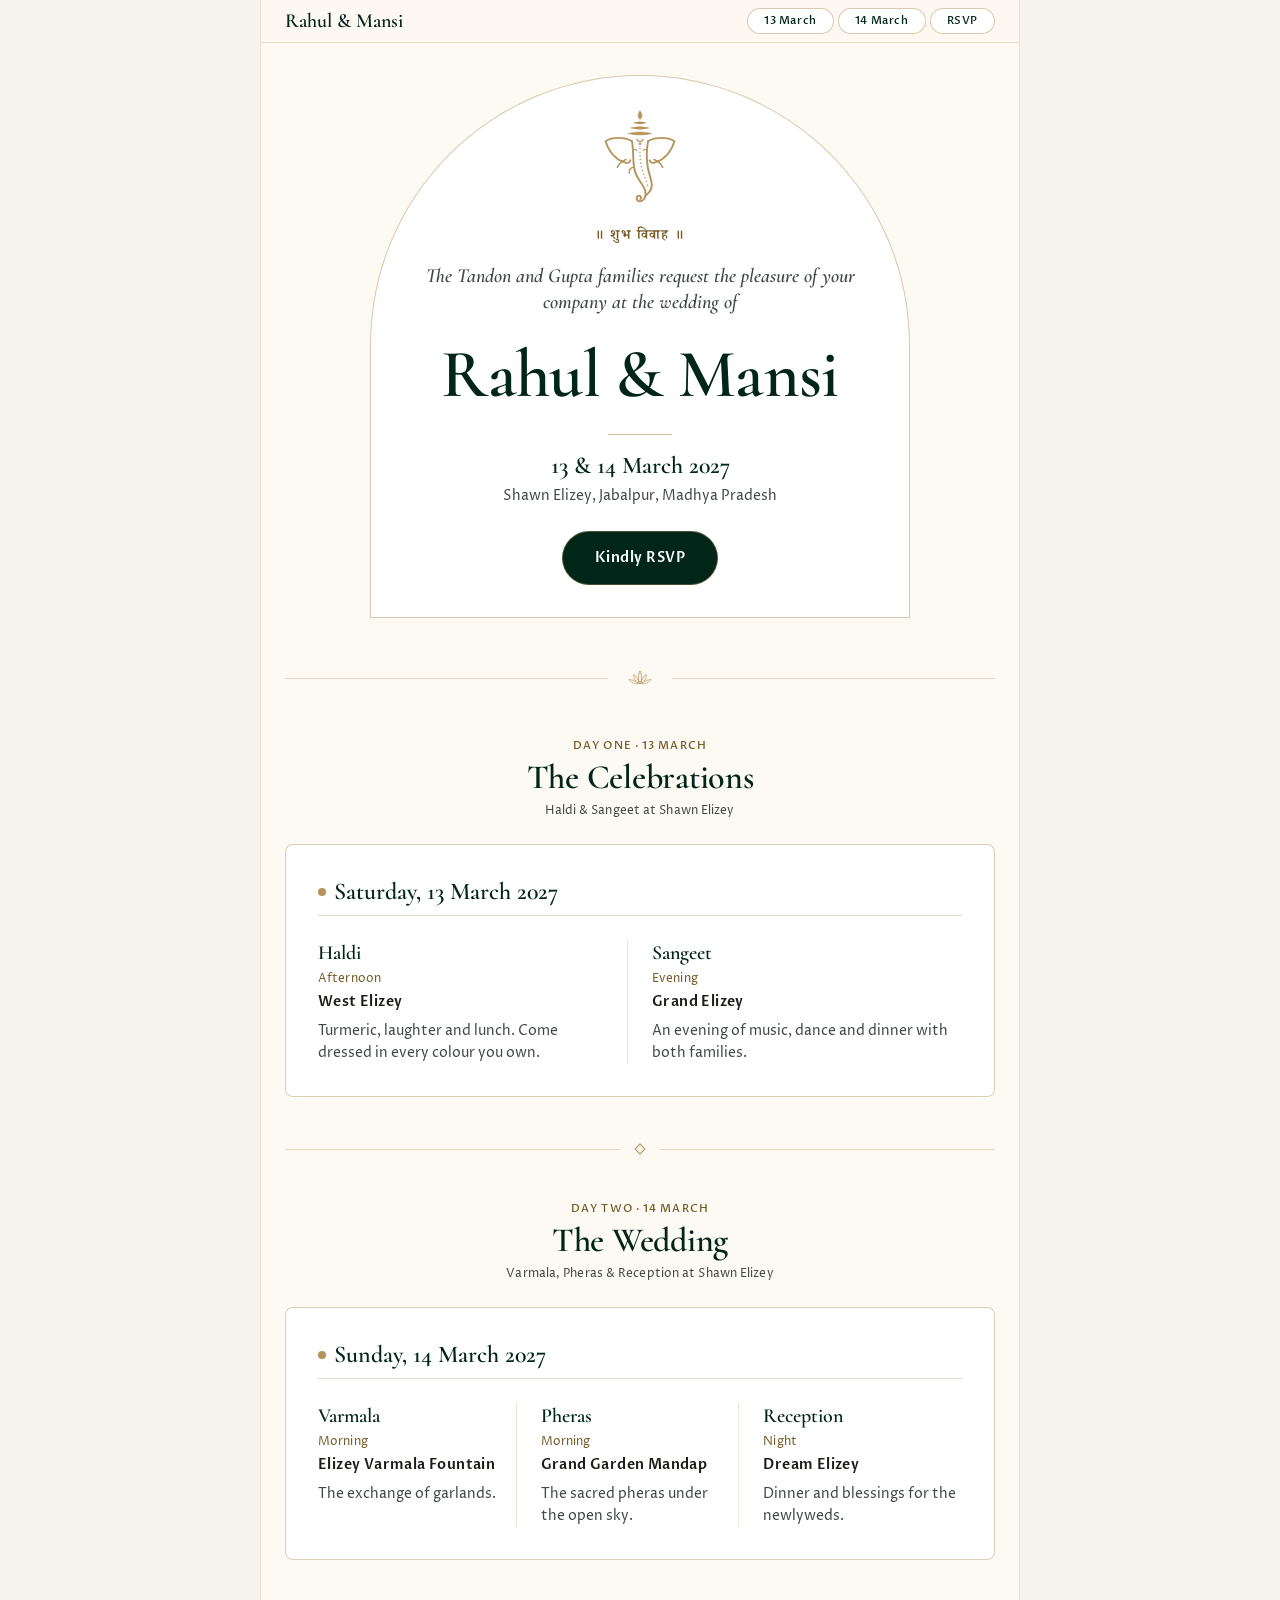
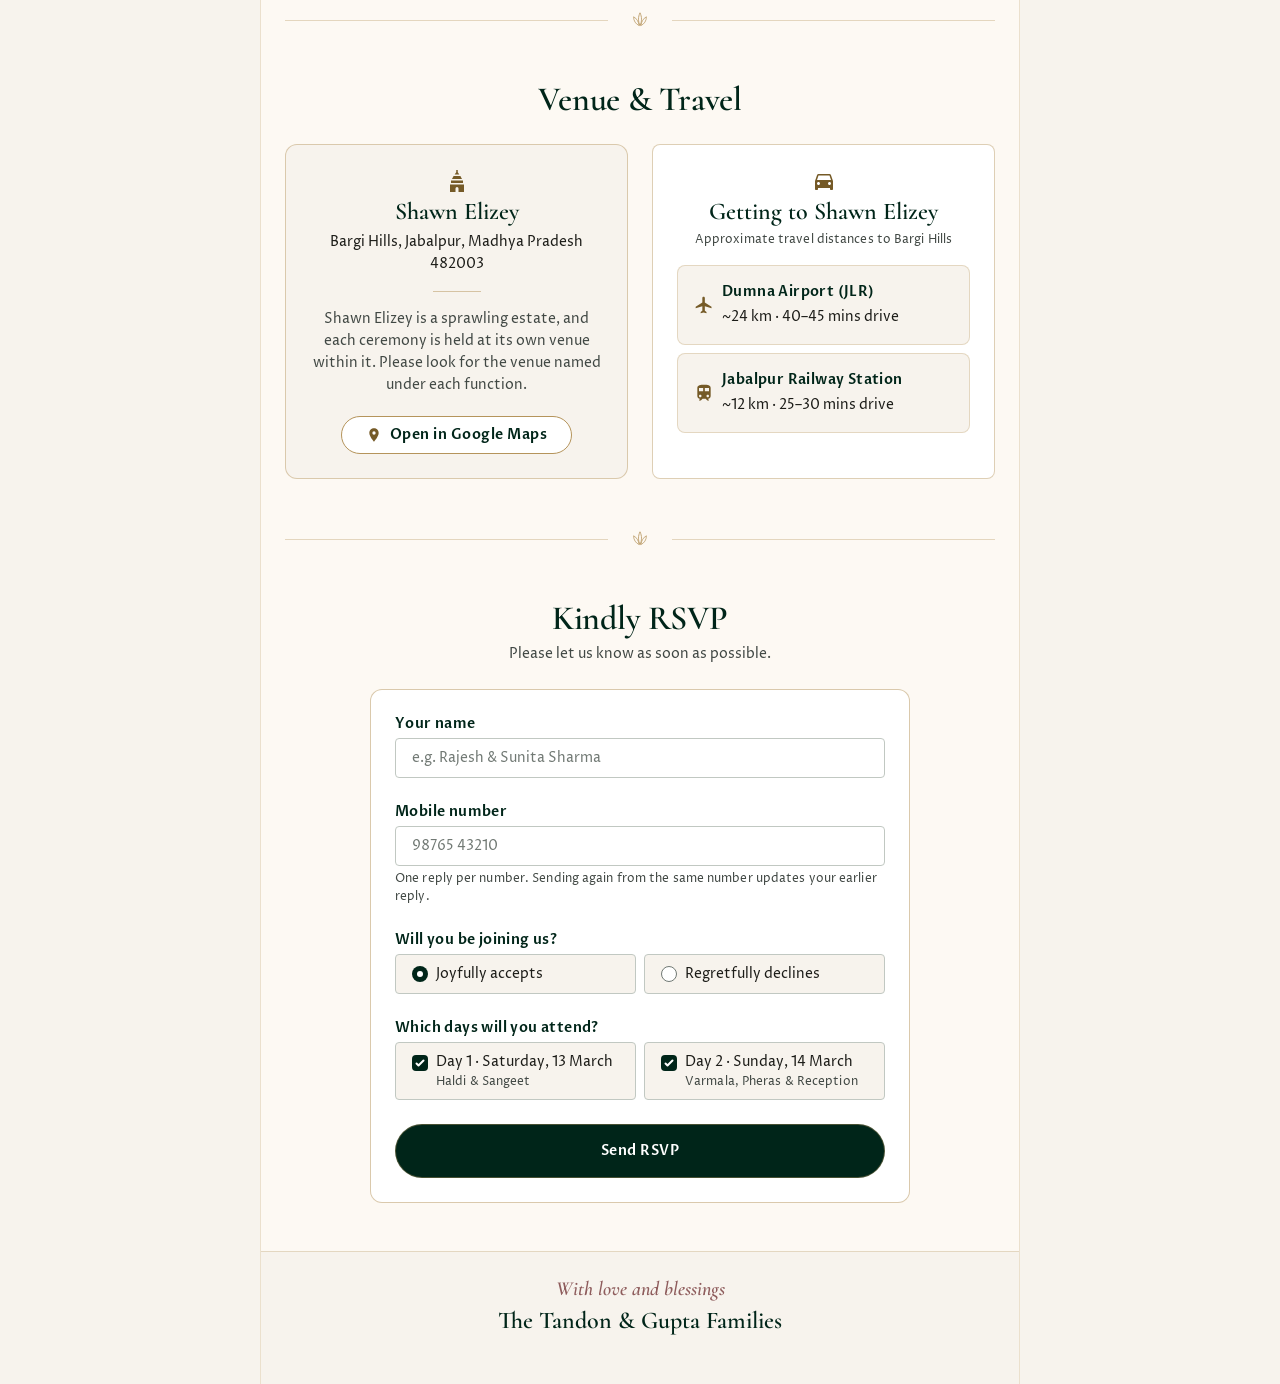
<file: index.html>
<!DOCTYPE html><html lang="en" class="scroll-smooth"><head>
  <meta charset="UTF-8">
  <meta name="viewport" content="width=device-width, initial-scale=1.0">
  <title>Rahul &amp; Mansi · 13–14 March 2027</title>
  <meta name="description" content="Join the Tandon and Gupta families for the wedding of Rahul and Mansi at Shawn Elizey, Jabalpur, on 13–14 March 2027.">
  <meta name="theme-color" content="#173B2D">
  <meta property="og:type" content="website">
  <meta property="og:title" content="Rahul &amp; Mansi · Shubh Vivah">
  <meta property="og:description" content="13–14 March 2027 · Shawn Elizey, Jabalpur, Madhya Pradesh. Tap to see the celebrations and RSVP.">
  <meta property="og:image" content="https://rahul-tandon-17.github.io/rahul-weds-mansi/assets/og-preview.jpg">
  <meta property="og:image:width" content="1200">
  <meta property="og:image:height" content="630">
  <meta property="og:url" content="https://rahul-tandon-17.github.io/rahul-weds-mansi/">
  <link rel="icon" href="data:image/svg+xml,%3Csvg xmlns='http://www.w3.org/2000/svg' viewBox='0 0 64 64'%3E%3Cpath d='M8 60V30a24 24 0 0 1 48 0v30z' fill='%23173B2D'/%3E%3Ctext x='32' y='48' font-family='Georgia,serif' font-size='22' text-anchor='middle' fill='%23E6C184'%3ER%26M%3C/text%3E%3C/svg%3E">
  <link rel="apple-touch-icon" href="assets/og-preview.jpg">
  <meta name="twitter:card" content="summary_large_image">
  <link rel="stylesheet" href="assets/site.css">
  
  <link href="https://fonts.googleapis.com/css2?family=Cormorant:ital,wght@0,400;0,500;0,600;0,700;1,400;1,600&amp;family=Proza+Libre:wght@400;500;600&amp;family=Noto+Serif+Devanagari:wght@400;500;600&amp;display=swap" rel="stylesheet">
  <style>
    .icon { display: inline-block; width: 1em; height: 1em; fill: currentColor; vertical-align: middle; flex-shrink: 0; }
    html { scroll-padding-top: 64px; }
    .nav-pill[aria-current="true"] { background: #002519; color: #fff; border-color: #002519; }
    .field[aria-invalid="true"] { border-color: #BA1A1A; }
    @media (prefers-reduced-motion: reduce) { html { scroll-behavior: auto; } }
    .font-devanagari {
      font-family: "Noto Serif Devanagari", "Cormorant", serif;
    }
  </style>
</head>

<body class="bg-light-surface-container-low text-light-on-surface font-body antialiased">
  <div class="min-h-screen w-full flex justify-center bg-light-surface-container-low">
    <main class="w-full max-w-[440px] md:max-w-[760px] bg-light-surface border-x border-champagne-gold/25 flex flex-col">

      <!-- TOP NAVIGATION (jumps within the page) -->
      <header class="sticky top-0 z-20 bg-light-surface/95 backdrop-blur border-b border-champagne-gold/30 px-page-margin py-gutter-sm">
        <nav aria-label="Wedding days" class="flex items-center justify-between gap-gutter-sm">
          <a href="#top" class="font-headline text-title-lg text-light-primary whitespace-nowrap">Rahul &amp; Mansi</a>
          <div class="flex items-center gap-gutter-xs">
            <a href="#day-13" data-nav="day-13" class="nav-pill rounded-full bg-light-surface-container-lowest text-light-primary px-[10px] sm:px-gutter-md py-gutter-xs font-label text-label-sm whitespace-nowrap border border-champagne-gold/50 transition-colors duration-state-change">13 March</a>
            <a href="#day-14" data-nav="day-14" class="nav-pill rounded-full bg-light-surface-container-lowest text-light-primary px-[10px] sm:px-gutter-md py-gutter-xs font-label text-label-sm whitespace-nowrap border border-champagne-gold/50 transition-colors duration-state-change">14 March</a>
            <a href="#rsvp" data-nav="rsvp" class="nav-pill rounded-full bg-light-surface-container-lowest text-light-primary px-[10px] sm:px-gutter-md py-gutter-xs font-label text-label-sm whitespace-nowrap border border-champagne-gold/50 transition-colors duration-state-change">RSVP</a>
          </div>
        </nav>
      </header>

      <!-- HERO -->
      <section id="top" class="px-page-margin pt-gutter-xl pb-section flex flex-col items-center text-center">
        <div class="w-full max-w-[540px] rounded-t-arch border border-champagne-gold/50 bg-light-surface-container-lowest px-gutter-lg md:px-gutter-xl pt-gutter-xl pb-gutter-xl flex flex-col items-center gap-gutter-md relative">
          <svg class="w-[72px] h-[84px] md:w-[88px] md:h-[103px] text-champagne-gold" role="img" aria-label="Shri Ganesh" viewBox="0 0 120 140" fill="none" stroke="currentColor" stroke-linecap="round" stroke-linejoin="round">
            <path d="M60 4C63.5 8.5 63.5 12 60 15.5C56.5 12 56.5 8.5 60 4Z" fill="currentColor" stroke-width="0.8"/>
            <path d="M52 20Q60 16.8 68 20Q60 23.2 52 20Z" fill="currentColor" stroke-width="0.8"/>
            <path d="M48 27Q60 23.4 72 27Q60 30.6 48 27Z" fill="currentColor" stroke-width="0.8"/>
            <path d="M44 34.5Q60 30.4 76 34.5Q60 38.6 44 34.5Z" fill="currentColor" stroke-width="0.8"/>
            <path d="M49 45C39 39 22 39 13 45C17 58 25 69 39 74C43 75.5 46 74 47 71" stroke-width="2.4"/>
            <path d="M71 45C81 39 98 39 107 45C103 58 95 69 81 74C77 75.5 74 74 73 71" stroke-width="2.4"/>
            <path d="M41 70C35 72 31 76 29 81" stroke-width="2"/>
            <path d="M79 70C85 72 89 76 91 81" stroke-width="2"/>
            <path d="M51.5 57Q54 55.5 56 57.5" stroke-width="1.4"/>
            <path d="M68.5 57Q66 55.5 64 57.5" stroke-width="1.4"/>
            <path d="M49 45C51.5 58 50 72 52.5 84C55 96 64 103 67 112C69.5 120 65 127.5 59 127C54.5 126.5 54.5 120 58.5 119.5C61.5 119.3 62.5 122.5 60.5 124" stroke-width="2.6"/>
            <path d="M71 45C68.5 58 69 70 70.5 80C72 90 76.5 98 76 106C75.5 111 73 115 69 118" stroke-width="2.6"/>
            <path d="M51.5 80C46.5 81.5 44.5 85 45.5 89" stroke-width="1.8"/>
            <path d="M55.5 42.5Q60 49 64.5 42.5" stroke-width="1.6"/>
            <circle cx="60" cy="48.5" r="1.7" fill="currentColor" stroke="none"/>
            <g fill="currentColor" stroke="none">
            <circle cx="60" cy="55" r="1.05"/><circle cx="60" cy="60" r="1.05"/><circle cx="60.1" cy="65" r="1.05"/>
            <circle cx="60.4" cy="70" r="1.05"/><circle cx="61" cy="75" r="1.05"/><circle cx="62" cy="80" r="1.05"/>
            <circle cx="63.3" cy="85" r="1.05"/><circle cx="65" cy="90" r="1.05"/><circle cx="67" cy="95" r="1.05"/>
            <circle cx="68.8" cy="100" r="1.05"/><circle cx="70.2" cy="105" r="1.05"/>
            </g>
          </svg>

          <p class="font-devanagari text-title-sm text-light-secondary tracking-widest" lang="hi">॥ शुभ विवाह ॥</p>

          <p class="font-headline italic text-title-lg text-light-on-surface-variant max-w-prose text-pretty px-gutter-xs">
            The Tandon and Gupta families request the pleasure of your company at the wedding of
          </p>

          <div class="flex flex-col items-center gap-gutter-xs py-gutter-sm">
            <h1 class="font-headline font-semibold text-[48px] leading-[1.05] md:text-[68px] tracking-[-0.01em] text-light-primary text-balance">Rahul &amp; Mansi</h1>
          </div>

          <div class="w-16 h-px bg-champagne-gold/60" aria-hidden="true"></div>

          <div class="flex flex-col items-center gap-gutter-xs">
            <p class="font-headline text-headline-md text-light-primary">13 &amp; 14 March 2027</p>
            <p class="font-body text-body-md text-light-on-surface-variant">Shawn Elizey, Jabalpur, Madhya Pradesh</p>
          </div>

          <div class="pt-gutter-sm">
            <a href="#rsvp" class="inline-flex items-center justify-center gap-gutter-sm rounded-full bg-light-primary text-light-on-primary px-gutter-xl py-gutter-md border border-champagne-gold/40 transition-colors duration-state-change ease-state-change hover:bg-bottle-green focus-visible:outline-none focus-visible:ring-2 focus-visible:ring-champagne-gold focus-visible:ring-offset-2">
              <span class="font-label text-label-lg">Kindly RSVP</span>
            </a>
          </div>
        </div>
      </section>

      <!-- LOTUS DIVIDER -->
      <div class="flex items-center justify-center gap-gutter-md px-page-margin" aria-hidden="true">
        <div class="h-px flex-1 bg-champagne-gold/35"></div>
        <svg class="w-8 h-6 text-champagne-gold" viewBox="0 0 40 24" fill="none">
          <path d="M20 3C22.5 8 22.5 14 20 19C17.5 14 17.5 8 20 3Z" stroke="currentColor" stroke-width="1"></path>
          <path d="M12 8C16 10 18 14 19 19C14.5 17 12 13 12 8Z" stroke="currentColor" stroke-width="0.9"></path>
          <path d="M28 8C24 10 22 14 21 19C25.5 17 28 13 28 8Z" stroke="currentColor" stroke-width="0.9"></path>
          <path d="M6 14C11 14 15 16 18 19C13 19.5 9 17.5 6 14Z" stroke="currentColor" stroke-width="0.8"></path>
          <path d="M34 14C29 14 25 16 22 19C27 19.5 31 17.5 34 14Z" stroke="currentColor" stroke-width="0.8"></path>
        </svg>
        <div class="h-px flex-1 bg-champagne-gold/35"></div>
      </div>

      <!-- DAY ONE: 13 MARCH -->
      <section id="day-13" class="scroll-mt-16 px-page-margin py-section flex flex-col gap-gutter-lg">
        <header class="text-center flex flex-col items-center gap-gutter-xs">
          <span class="font-label text-label-sm text-light-secondary uppercase tracking-widest">Day One · 13 March</span>
          <h2 class="font-headline text-headline-lg-mobile md:text-headline-lg text-light-primary text-balance">The Celebrations</h2>
          <p class="font-body text-body-sm text-light-on-surface-variant">Haldi &amp; Sangeet at Shawn Elizey</p>
        </header>

        <article class="w-full rounded bg-light-surface-container-lowest border border-champagne-gold/45 p-gutter-lg md:p-gutter-xl flex flex-col gap-gutter-lg">
          <header class="flex items-center gap-gutter-sm border-b border-champagne-gold/35 pb-gutter-sm">
            <span class="w-2 h-2 rounded-full bg-champagne-gold shrink-0" aria-hidden="true"></span>
            <h3 class="font-headline text-headline-md text-light-primary">Saturday, 13 March 2027</h3>
          </header>

          <div class="grid grid-cols-1 md:grid-cols-2 gap-gutter-lg">
            <div class="flex flex-col gap-gutter-xs md:pr-gutter-md md:border-r md:border-champagne-gold/25">
              <h4 class="font-headline text-title-lg text-light-primary">Haldi</h4>
              <div class="flex flex-wrap items-center gap-gutter-sm">
                <span class="font-body text-body-sm text-light-secondary">Afternoon</span>
              </div>
              <p class="font-label text-title-sm text-light-on-surface">West Elizey</p>
              <p class="font-body text-body-md text-light-on-surface-variant text-pretty pt-gutter-xs">Turmeric, laughter and lunch. Come dressed in every colour you own.</p>
            </div>

            <div class="h-px bg-champagne-gold/25 md:hidden" aria-hidden="true"></div>

            <div class="flex flex-col gap-gutter-xs">
              <h4 class="font-headline text-title-lg text-light-primary">Sangeet</h4>
              <div class="flex flex-wrap items-center gap-gutter-sm">
                <span class="font-body text-body-sm text-light-secondary">Evening</span>
              </div>
              <p class="font-label text-title-sm text-light-on-surface">Grand Elizey</p>
              <p class="font-body text-body-md text-light-on-surface-variant text-pretty pt-gutter-xs">An evening of music, dance and dinner with both families.</p>
            </div>
          </div>
        </article>
      </section>

      <!-- DIAMOND DIVIDER -->
      <div class="flex items-center justify-center gap-gutter-md px-page-margin" aria-hidden="true">
        <div class="h-px flex-1 bg-champagne-gold/35"></div>
        <span class="w-2 h-2 rotate-45 border border-champagne-gold"></span>
        <div class="h-px flex-1 bg-champagne-gold/35"></div>
      </div>

      <!-- DAY TWO: 14 MARCH -->
      <section id="day-14" class="scroll-mt-16 px-page-margin py-section flex flex-col gap-gutter-lg">
        <header class="text-center flex flex-col items-center gap-gutter-xs">
          <span class="font-label text-label-sm text-light-secondary uppercase tracking-widest">Day Two · 14 March</span>
          <h2 class="font-headline text-headline-lg-mobile md:text-headline-lg text-light-primary text-balance">The Wedding</h2>
          <p class="font-body text-body-sm text-light-on-surface-variant">Varmala, Pheras &amp; Reception at Shawn Elizey</p>
        </header>

        <article class="w-full rounded bg-light-surface-container-lowest border border-champagne-gold/45 p-gutter-lg md:p-gutter-xl flex flex-col gap-gutter-lg">
          <header class="flex items-center gap-gutter-sm border-b border-champagne-gold/35 pb-gutter-sm">
            <span class="w-2 h-2 rounded-full bg-champagne-gold shrink-0" aria-hidden="true"></span>
            <h3 class="font-headline text-headline-md text-light-primary">Sunday, 14 March 2027</h3>
          </header>

          <div class="grid grid-cols-1 md:grid-cols-3 gap-gutter-lg">
            <div class="flex flex-col gap-gutter-xs md:pr-gutter-md md:border-r md:border-champagne-gold/25">
              <h4 class="font-headline text-title-lg text-light-primary">Varmala</h4>
              <div class="flex flex-wrap items-center gap-gutter-sm">
                <span class="font-body text-body-sm text-light-secondary">Morning</span>
              </div>
              <p class="font-label text-title-sm text-light-on-surface">Elizey Varmala Fountain</p>
              <p class="font-body text-body-md text-light-on-surface-variant text-pretty pt-gutter-xs">The exchange of garlands.</p>
            </div>

            <div class="h-px bg-champagne-gold/25 md:hidden" aria-hidden="true"></div>

            <div class="flex flex-col gap-gutter-xs md:pr-gutter-md md:border-r md:border-champagne-gold/25">
              <h4 class="font-headline text-title-lg text-light-primary">Pheras</h4>
              <div class="flex flex-wrap items-center gap-gutter-sm">
                <span class="font-body text-body-sm text-light-secondary">Morning</span>
              </div>
              <p class="font-label text-title-sm text-light-on-surface">Grand Garden Mandap</p>
              <p class="font-body text-body-md text-light-on-surface-variant text-pretty pt-gutter-xs">The sacred pheras under the open sky.</p>
            </div>

            <div class="h-px bg-champagne-gold/25 md:hidden" aria-hidden="true"></div>

            <div class="flex flex-col gap-gutter-xs">
              <h4 class="font-headline text-title-lg text-light-primary">Reception</h4>
              <div class="flex flex-wrap items-center gap-gutter-sm">
                <span class="font-body text-body-sm text-light-secondary">Night</span>
              </div>
              <p class="font-label text-title-sm text-light-on-surface">Dream Elizey</p>
              <p class="font-body text-body-md text-light-on-surface-variant text-pretty pt-gutter-xs">Dinner and blessings for the newlyweds.</p>
            </div>
          </div>
        </article>
      </section>

      <!-- LOTUS DIVIDER -->
      <div class="flex items-center justify-center gap-gutter-md px-page-margin" aria-hidden="true">
        <div class="h-px flex-1 bg-champagne-gold/35"></div>
        <svg class="w-8 h-6 text-champagne-gold" viewBox="0 0 40 24" fill="none">
          <path d="M20 3C22.5 8 22.5 14 20 19C17.5 14 17.5 8 20 3Z" stroke="currentColor" stroke-width="1"></path>
          <path d="M12 8C16 10 18 14 19 19C14.5 17 12 13 12 8Z" stroke="currentColor" stroke-width="0.9"></path>
          <path d="M28 8C24 10 22 14 21 19C25.5 17 28 13 28 8Z" stroke="currentColor" stroke-width="0.9"></path>
        </svg>
        <div class="h-px flex-1 bg-champagne-gold/35"></div>
      </div>

      <!-- VENUE & TRAVEL -->
      <section id="venue" class="scroll-mt-16 px-page-margin py-section flex flex-col gap-gutter-lg">
        <header class="text-center flex flex-col items-center gap-gutter-xs">
          <h2 class="font-headline text-headline-lg-mobile md:text-headline-lg text-light-primary">Venue &amp; Travel</h2>
        </header>

        <div class="grid grid-cols-1 md:grid-cols-2 gap-gutter-lg items-stretch">
          <article class="h-full w-full rounded-md bg-light-surface-container-low border border-champagne-gold/45 p-gutter-lg flex flex-col items-center text-center justify-between gap-gutter-md">
            <div class="flex flex-col items-center gap-gutter-md">
              <header class="flex flex-col items-center gap-gutter-xs">
                <svg class="icon text-headline-md text-light-secondary" viewBox="0 0 24 24" aria-hidden="true"><path d="M11.25 1h1.5v2.2l1.6 2.3h-4.7l1.6-2.3zM8.6 7h6.8l1.6 3H7zM6 11.5h12V14H6zM5 15.5h14V23h-5.5v-3.5a1.5 1.5 0 00-3 0V23H5z"/></svg>
                <h3 class="font-headline text-headline-md text-light-primary">Shawn Elizey</h3>
                <p class="font-body text-body-md text-light-on-surface">Bargi Hills, Jabalpur, Madhya Pradesh 482003</p>
              </header>
              <div class="w-12 h-px bg-champagne-gold/50" aria-hidden="true"></div>
              <p class="font-body text-body-md text-light-on-surface-variant text-pretty">Shawn Elizey is a sprawling estate, and each ceremony is held at its own venue within it. Please look for the venue named under each function.</p>
            </div>
            <footer class="pt-gutter-xs">
              <a id="map-link" href="https://share.google/XutFWuwtCCQMFUmMp" target="_blank" rel="noopener noreferrer" class="inline-flex items-center justify-center gap-gutter-sm rounded-full bg-light-surface-container-lowest text-light-primary px-gutter-lg py-gutter-sm border border-champagne-gold transition-colors duration-state-change ease-state-change hover:bg-light-secondary-container focus-visible:outline-none focus-visible:ring-2 focus-visible:ring-champagne-gold">
                <svg class="icon text-body-lg text-light-secondary" viewBox="0 0 24 24" aria-hidden="true"><path d="M12 2C8.13 2 5 5.13 5 9c0 5.25 7 13 7 13s7-7.75 7-13c0-3.87-3.13-7-7-7zm0 9.5a2.5 2.5 0 010-5 2.5 2.5 0 010 5z"/></svg>
                <span class="font-label text-label-lg">Open in Google Maps</span>
              </a>
            </footer>
          </article>

          <article class="h-full w-full rounded bg-light-surface-container-lowest border border-champagne-gold/45 p-gutter-lg flex flex-col justify-between gap-gutter-md">
            <div class="flex flex-col gap-gutter-md">
              <header class="flex flex-col items-center text-center gap-gutter-xs">
                <svg class="icon text-headline-md text-light-secondary" viewBox="0 0 24 24" aria-hidden="true"><path d="M18.92 6.01C18.72 5.42 18.16 5 17.5 5h-11c-.66 0-1.21.42-1.42 1.01L3 12v8c0 .55.45 1 1 1h1c.55 0 1-.45 1-1v-1h12v1c0 .55.45 1 1 1h1c.55 0 1-.45 1-1v-8l-2.08-5.99zM6.5 16c-.83 0-1.5-.67-1.5-1.5S5.67 13 6.5 13s1.5.67 1.5 1.5S7.33 16 6.5 16zm11 0c-.83 0-1.5-.67-1.5-1.5s.67-1.5 1.5-1.5 1.5.67 1.5 1.5-.67 1.5-1.5 1.5zM5 11l1.5-4.5h11L19 11H5z"/></svg>
                <h3 class="font-headline text-headline-md text-light-primary">Getting to Shawn Elizey</h3>
                <p class="font-body text-body-sm text-light-on-surface-variant">Approximate travel distances to Bargi Hills</p>
              </header>
              <div class="flex flex-col gap-gutter-sm">
                <div class="flex items-center gap-gutter-sm rounded bg-light-surface-container-low border border-champagne-gold/30 p-gutter-md">
                  <svg class="icon text-title-lg text-light-secondary shrink-0" viewBox="0 0 24 24" aria-hidden="true"><path d="M21 16v-2l-8-5V3.5c0-.83-.67-1.5-1.5-1.5S10 2.67 10 3.5V9l-8 5v2l8-2.5V19l-2 1.5V22l3.5-1 3.5 1v-1.5L13 19v-5.5l8 2.5z"/></svg>
                  <div class="flex flex-col gap-gutter-xs">
                    <p class="font-label text-title-sm text-light-primary">Dumna Airport (JLR)</p>
                    <p class="font-body text-body-md text-light-on-surface tabular-nums">~24 km · 40–45 mins drive</p>
                  </div>
                </div>
                <div class="flex items-center gap-gutter-sm rounded bg-light-surface-container-low border border-champagne-gold/30 p-gutter-md">
                  <svg class="icon text-title-lg text-light-secondary shrink-0" viewBox="0 0 24 24" aria-hidden="true"><path d="M12 2c-4 0-8 .5-8 4v9.5C4 17.43 5.57 19 7.5 19L6 20.5v.5h2.23l2-2H14l2 2h2v-.5L16.5 19c1.93 0 3.5-1.57 3.5-3.5V6c0-3.5-3.58-4-8-4zM7.5 17c-.83 0-1.5-.67-1.5-1.5S6.67 14 7.5 14s1.5.67 1.5 1.5S8.33 17 7.5 17zm3.5-7H6V6h5v4zm2 0V6h5v4h-5zm3.5 7c-.83 0-1.5-.67-1.5-1.5s.67-1.5 1.5-1.5 1.5.67 1.5 1.5-.67 1.5-1.5 1.5z"/></svg>
                  <div class="flex flex-col gap-gutter-xs">
                    <p class="font-label text-title-sm text-light-primary">Jabalpur Railway Station</p>
                    <p class="font-body text-body-md text-light-on-surface tabular-nums">~12 km · 25–30 mins drive</p>
                  </div>
                </div>
              </div>
            </div>
          </article>
        </div>
      </section>

      <!-- LOTUS DIVIDER -->
      <div class="flex items-center justify-center gap-gutter-md px-page-margin" aria-hidden="true">
        <div class="h-px flex-1 bg-champagne-gold/35"></div>
        <svg class="w-8 h-6 text-champagne-gold" viewBox="0 0 40 24" fill="none">
          <path d="M20 3C22.5 8 22.5 14 20 19C17.5 14 17.5 8 20 3Z" stroke="currentColor" stroke-width="1"></path>
          <path d="M12 8C16 10 18 14 19 19C14.5 17 12 13 12 8Z" stroke="currentColor" stroke-width="0.9"></path>
          <path d="M28 8C24 10 22 14 21 19C25.5 17 28 13 28 8Z" stroke="currentColor" stroke-width="0.9"></path>
        </svg>
        <div class="h-px flex-1 bg-champagne-gold/35"></div>
      </div>

      <!-- RSVP -->
      <section id="rsvp" class="scroll-mt-16 px-page-margin py-section flex flex-col items-center gap-gutter-lg">
        <header class="text-center flex flex-col items-center gap-gutter-xs">
          <h2 class="font-headline text-headline-lg-mobile md:text-headline-lg text-light-primary">Kindly RSVP</h2>
          <p id="rsvp-by" class="font-body text-body-md text-light-on-surface-variant">Please let us know as soon as possible.</p>
        </header>

        <div class="w-full max-w-[540px] rounded-md bg-light-surface-container-lowest border border-champagne-gold/50 p-gutter-lg">
          <form id="rsvp-form" class="flex flex-col gap-gutter-lg" novalidate>
            <label class="w-full flex flex-col gap-gutter-xs" for="name">
              <span class="font-label text-title-sm text-light-primary">Your name</span>
              <input id="name" type="text" autocomplete="name" required placeholder="e.g. Rajesh &amp; Sunita Sharma" class="field w-full rounded-sm bg-light-surface-container-lowest border border-light-outline-variant px-gutter-md py-gutter-sm font-body text-body-md text-light-on-surface placeholder:text-light-outline focus:border-champagne-gold focus:ring-1 focus:ring-champagne-gold focus:outline-none transition-colors duration-state-change">
            </label>

            <div class="w-full flex flex-col gap-gutter-xs">
              <label for="phone" class="font-label text-title-sm text-light-primary">Mobile number</label>
              <input id="phone" type="tel" inputmode="numeric" autocomplete="tel-national" required maxlength="16" placeholder="98765 43210" class="field w-full rounded-sm bg-light-surface-container-lowest border border-light-outline-variant px-gutter-md py-gutter-sm font-body text-body-md text-light-on-surface placeholder:text-light-outline focus:border-champagne-gold focus:ring-1 focus:ring-champagne-gold focus:outline-none transition-colors duration-state-change">
              <span class="font-body text-body-sm text-light-on-surface-variant">One reply per number. Sending again from the same number updates your earlier reply.</span>
            </div>


            <fieldset class="w-full flex flex-col gap-gutter-xs">
              <legend class="font-label text-title-sm text-light-primary mb-gutter-xs">Will you be joining us?</legend>
              <div class="grid grid-cols-1 md:grid-cols-2 gap-gutter-sm">
                <label class="flex items-center gap-gutter-sm rounded-sm border border-light-outline-variant bg-light-surface-container-low px-gutter-md py-gutter-sm cursor-pointer hover:border-champagne-gold transition-colors duration-state-change">
                  <input id="att-yes" type="radio" name="attending" value="Yes" checked class="w-4 h-4 border-light-outline text-light-primary focus:ring-champagne-gold">
                  <span class="font-body text-body-md text-light-on-surface">Joyfully accepts</span>
                </label>
                <label class="flex items-center gap-gutter-sm rounded-sm border border-light-outline-variant bg-light-surface-container-low px-gutter-md py-gutter-sm cursor-pointer hover:border-champagne-gold transition-colors duration-state-change">
                  <input id="att-no" type="radio" name="attending" value="No" class="w-4 h-4 border-light-outline text-light-primary focus:ring-champagne-gold">
                  <span class="font-body text-body-md text-light-on-surface">Regretfully declines</span>
                </label>
              </div>
            </fieldset>


            <fieldset id="fn-set" class="w-full flex flex-col gap-gutter-xs">
              <legend class="font-label text-title-sm text-light-primary mb-gutter-xs">Which days will you attend?</legend>
              <div class="grid grid-cols-1 md:grid-cols-2 gap-gutter-sm">
                <label class="flex items-start gap-gutter-sm rounded-sm border border-light-outline-variant bg-light-surface-container-low px-gutter-md py-gutter-sm cursor-pointer hover:border-champagne-gold transition-colors duration-state-change">
                  <input id="fn-day1" type="checkbox" value="day1" checked class="fn mt-1 w-4 h-4 rounded-sm border-light-outline text-light-primary focus:ring-champagne-gold">
                  <span class="flex flex-col">
                    <span class="font-body text-body-md text-light-on-surface">Day 1 · Saturday, 13 March</span>
                    <span class="font-body text-body-sm text-light-on-surface-variant">Haldi &amp; Sangeet</span>
                  </span>
                </label>
                <label class="flex items-start gap-gutter-sm rounded-sm border border-light-outline-variant bg-light-surface-container-low px-gutter-md py-gutter-sm cursor-pointer hover:border-champagne-gold transition-colors duration-state-change">
                  <input id="fn-day2" type="checkbox" value="day2" checked class="fn mt-1 w-4 h-4 rounded-sm border-light-outline text-light-primary focus:ring-champagne-gold">
                  <span class="flex flex-col">
                    <span class="font-body text-body-md text-light-on-surface">Day 2 · Sunday, 14 March</span>
                    <span class="font-body text-body-sm text-light-on-surface-variant">Varmala, Pheras &amp; Reception</span>
                  </span>
                </label>
              </div>
            </fieldset>

            <p id="form-error" role="alert" class="hidden font-body text-body-md text-light-error text-center"></p>

            <button id="submit-btn" type="submit" class="w-full inline-flex items-center justify-center gap-gutter-sm rounded-full bg-light-primary text-light-on-primary px-gutter-xl py-gutter-md border border-champagne-gold/40 transition-colors duration-state-change ease-state-change hover:bg-bottle-green disabled:opacity-60 focus-visible:outline-none focus-visible:ring-2 focus-visible:ring-champagne-gold focus-visible:ring-offset-2">
              <span id="submit-label" class="font-label text-label-lg">Send RSVP</span>
            </button>
          </form>

          <div id="rsvp-done" tabindex="-1" class="hidden outline-none py-gutter-xl px-gutter-md flex-col items-center text-center gap-gutter-md">
            <div class="w-12 h-12 rounded-full bg-light-secondary-container border border-champagne-gold/50 flex items-center justify-center">
              <svg class="icon text-headline-md text-light-secondary" viewBox="0 0 24 24" aria-hidden="true"><path d="M9 16.17L4.83 12l-1.42 1.41L9 19 21 7l-1.41-1.41z"/></svg>
            </div>
            <p class="font-headline text-headline-md text-light-primary">You've already responded</p>
            <p id="done-text" class="font-body text-body-lg text-light-on-surface text-pretty max-w-prose"></p>
            <button id="rsvp-change-btn" type="button" class="mt-gutter-sm inline-flex items-center justify-center rounded-full bg-light-surface-container-lowest text-light-primary px-gutter-lg py-gutter-sm border border-champagne-gold font-label text-label-lg hover:bg-light-secondary-container transition-colors duration-state-change">Change my answer</button>
          </div>

          <div id="rsvp-thank-you" tabindex="-1" class="hidden outline-none py-gutter-xl px-gutter-md flex-col items-center text-center gap-gutter-md">
            <div class="w-12 h-12 rounded-full bg-light-secondary-container border border-champagne-gold/50 flex items-center justify-center">
              <svg class="icon text-headline-md text-light-secondary" viewBox="0 0 24 24" aria-hidden="true"><path d="M12 21.35l-1.45-1.32C5.4 15.36 2 12.28 2 8.5 2 5.42 4.42 3 7.5 3c1.74 0 3.41.81 4.5 2.09C13.09 3.81 14.76 3 16.5 3 19.58 3 22 5.42 22 8.5c0 3.78-3.4 6.86-8.55 11.54L12 21.35z"/></svg>
            </div>
            <p class="font-devanagari text-headline-md text-light-primary" lang="hi">धन्यवाद</p>
            <p id="thanks-text" class="font-body text-body-lg text-light-on-surface text-pretty max-w-prose">Thank you, we can't wait to celebrate with you.</p>
            <button id="rsvp-edit-btn" type="button" class="mt-gutter-sm font-label text-label-sm text-light-secondary underline underline-offset-4 hover:text-light-primary transition-colors duration-state-change">Change my answer</button>
          </div>
        </div>
      </section>

      <!-- FOOTER -->
      <footer class="px-page-margin pt-gutter-lg pb-section border-t border-champagne-gold/30 flex flex-col items-center text-center gap-gutter-xs bg-light-surface-container-low">
        <p class="font-headline italic text-title-lg text-dusty-rose">With love and blessings</p>
        <p class="font-headline text-headline-md text-light-primary">The Tandon &amp; Gupta Families</p>
      </footer>

    </main>
  </div>

  <script src="config.js"></script>
  <script src="app.js"></script>
</body>
</html>
</file>
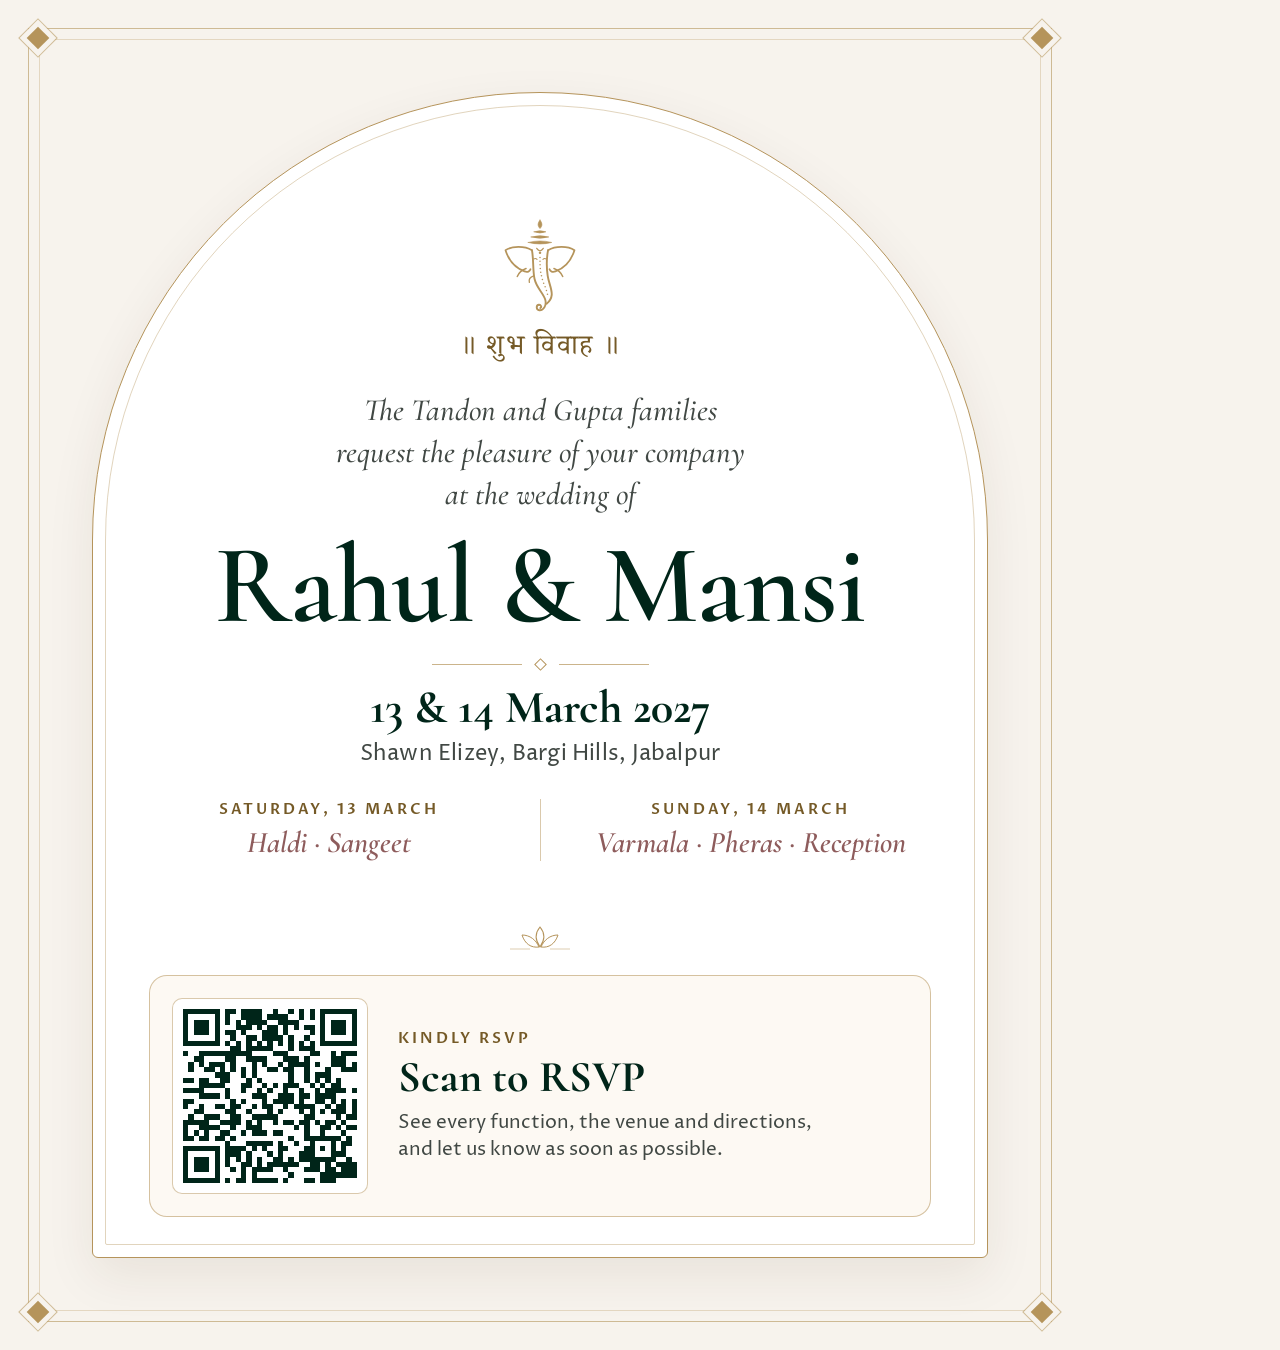
<file: tools/card-qr.html>
<!doctype html>
<html lang="en">
<head>
<meta charset="utf-8">
<title>Invite card with QR (render source)</title>
<!-- Shareable WhatsApp invitation with a QR code to the RSVP.
     card-qr.html          -> 1080x1350 feed/chat image
     card-qr.html?story    -> 1080x1920 WhatsApp Status image
     Regenerate the QR (python: segno) if the site address changes. -->
<link rel="stylesheet" href="https://fonts.googleapis.com/css2?family=Cormorant:ital,wght@0,500;0,600;0,700;1,500;1,600&family=Proza+Libre:wght@400;500;600&family=Noto+Serif+Devanagari:wght@500&display=swap">
<style>
  :root {
    --primary:#002519; --green:#173B2D; --gold:#B5945B; --gold-soft:#E6C184;
    --wash:#FFEED8; --rose:#8E5C5C; --secondary:#755A27; --on-wash:#422C00;
    --ivory:#FDF9F3; --white:#FFFFFF; --muted:#414844;
  }
  * { box-sizing:border-box; margin:0; padding:0; }
  html,body { width:1080px; height:1350px; }
  body { background:#F7F3ED; font-family:"Proza Libre",sans-serif; color:var(--primary); position:relative; overflow:hidden; }
  .frame { position:absolute; inset:28px; border:1.5px solid rgba(181,148,91,.6); }
  .frame::after { content:""; position:absolute; inset:10px; border:1px solid rgba(181,148,91,.3); }
  .gem { position:absolute; width:16px; height:16px; background:var(--gold); transform:rotate(45deg); box-shadow:0 0 0 5px #F7F3ED, 0 0 0 6px rgba(181,148,91,.6); }
  .tl{top:30px;left:30px} .tr{top:30px;right:30px} .bl{bottom:30px;left:30px} .br{bottom:30px;right:30px}
  .lotus { width:64px; height:28px; color:var(--gold); margin-top:auto; margin-bottom:22px; }

  .arch { position:absolute; left:92px; right:92px; top:92px; bottom:92px;
    background:var(--white); border-radius:448px 448px 6px 6px;
    border:1.5px solid var(--gold); box-shadow:0 18px 50px rgba(66,44,0,.08);
    display:flex; flex-direction:column; align-items:center; text-align:center; padding:124px 56px 40px; }
  .arch::before { content:""; position:absolute; inset:12px; border:1px solid rgba(181,148,91,.4); border-radius:436px 436px 2px 2px; pointer-events:none; }
  .arch > * { flex:none; }
  .ganesh { width:88px; height:103px; color:var(--gold); }
  .deva { font-family:"Noto Serif Devanagari",serif; color:var(--secondary); font-size:28px; letter-spacing:.06em; margin-top:8px; }
  .lede { font-family:"Cormorant",serif; font-style:italic; font-weight:500; color:var(--muted); font-size:31px; line-height:1.35; margin-top:18px; max-width:30ch; }
  h1 { font-family:"Cormorant",serif; font-weight:600; font-size:112px; line-height:1; letter-spacing:-.01em; margin-top:14px; white-space:nowrap; }
  .divider { display:flex; align-items:center; gap:14px; color:var(--gold); margin:18px 0 10px; }
  .divider span { width:90px; height:1px; background:currentColor; opacity:.7; }
  .divider i { width:9px; height:9px; transform:rotate(45deg); border:1px solid currentColor; }
  .dates { font-family:"Cormorant",serif; font-weight:700; font-size:46px; }
  .place { color:var(--muted); font-size:22px; margin-top:4px; letter-spacing:.01em; }

  .days { display:grid; grid-template-columns:1fr 1px 1fr; gap:30px; width:100%; margin-top:30px; align-items:start; }
  .days .sep { background:rgba(181,148,91,.5); height:100%; }
  .day h3 { font-family:"Proza Libre",sans-serif; font-size:15px; letter-spacing:.2em; text-transform:uppercase; color:var(--secondary); font-weight:600; }
  .day p { font-family:"Cormorant",serif; font-style:italic; font-weight:600; color:var(--rose); font-size:30px; line-height:1.2; margin-top:6px; }

  .rsvp { width:100%; display:flex; align-items:center; gap:30px; background:var(--ivory);
    border:1px solid rgba(181,148,91,.55); border-radius:18px; padding:22px 30px 22px 22px; text-align:left; }
  .qr { width:196px; height:196px; flex:none; padding:10px; background:#fff; border:1px solid rgba(181,148,91,.5); border-radius:10px; }
  .qr svg { width:100%; height:100%; display:block; }
  .rsvp .k { font-size:15px; letter-spacing:.2em; text-transform:uppercase; color:var(--secondary); font-weight:600; }
  .rsvp .t { font-family:"Cormorant",serif; font-weight:700; font-size:44px; line-height:1.05; margin-top:6px; }
  .rsvp .s { color:var(--muted); font-size:19px; line-height:1.45; margin-top:8px; }
  .rsvp .u { margin-top:12px; display:inline-block; background:var(--wash); color:var(--on-wash); border:1px solid rgba(181,148,91,.45); border-radius:999px; padding:7px 16px; font-size:16.5px; font-weight:600; letter-spacing:.01em; }

  /* WhatsApp Status, 1080x1920 */
  body.story, html.story { height:1920px; }
  body.story .arch { top:130px; bottom:130px; padding-top:170px; }
  body.story .lotus { width:84px; height:36px; margin-bottom:28px; }
  body.story .ganesh { width:112px; height:131px; }
  body.story .deva { font-size:34px; margin-top:14px; }
  body.story .lede { font-size:38px; margin-top:30px; }
  body.story h1 { font-size:124px; margin-top:28px; }
  body.story .divider { margin:34px 0 18px; }
  body.story .dates { font-size:58px; }
  body.story .place { font-size:27px; margin-top:10px; }
  body.story .days { gap:24px; margin-top:56px; }
  body.story .day h3 { font-size:17px; }
  body.story .day p { font-size:33px; white-space:nowrap; }
  body.story .days { margin-bottom:34px; }
  body.story .rsvp { flex-direction:column; text-align:center; gap:18px; padding:30px 30px 32px; }
  body.story .qr { width:236px; height:236px; }
  body.story .rsvp .t { font-size:54px; }
  body.story .rsvp .s { font-size:22px; }
  body.story .rsvp .u { font-size:20px; }
</style>
</head>
<body>
<div class="frame"></div>
<i class="gem tl"></i><i class="gem tr"></i><i class="gem bl"></i><i class="gem br"></i>

<main class="arch">
  <svg class="ganesh" role="img" aria-label="Shri Ganesh" viewBox="0 0 120 140" fill="none" stroke="currentColor" stroke-linecap="round" stroke-linejoin="round">
            <path d="M60 4C63.5 8.5 63.5 12 60 15.5C56.5 12 56.5 8.5 60 4Z" fill="currentColor" stroke-width="0.8"/>
            <path d="M52 20Q60 16.8 68 20Q60 23.2 52 20Z" fill="currentColor" stroke-width="0.8"/>
            <path d="M48 27Q60 23.4 72 27Q60 30.6 48 27Z" fill="currentColor" stroke-width="0.8"/>
            <path d="M44 34.5Q60 30.4 76 34.5Q60 38.6 44 34.5Z" fill="currentColor" stroke-width="0.8"/>
            <path d="M49 45C39 39 22 39 13 45C17 58 25 69 39 74C43 75.5 46 74 47 71" stroke-width="2.4"/>
            <path d="M71 45C81 39 98 39 107 45C103 58 95 69 81 74C77 75.5 74 74 73 71" stroke-width="2.4"/>
            <path d="M41 70C35 72 31 76 29 81" stroke-width="2"/>
            <path d="M79 70C85 72 89 76 91 81" stroke-width="2"/>
            <path d="M51.5 57Q54 55.5 56 57.5" stroke-width="1.4"/>
            <path d="M68.5 57Q66 55.5 64 57.5" stroke-width="1.4"/>
            <path d="M49 45C51.5 58 50 72 52.5 84C55 96 64 103 67 112C69.5 120 65 127.5 59 127C54.5 126.5 54.5 120 58.5 119.5C61.5 119.3 62.5 122.5 60.5 124" stroke-width="2.6"/>
            <path d="M71 45C68.5 58 69 70 70.5 80C72 90 76.5 98 76 106C75.5 111 73 115 69 118" stroke-width="2.6"/>
            <path d="M51.5 80C46.5 81.5 44.5 85 45.5 89" stroke-width="1.8"/>
            <path d="M55.5 42.5Q60 49 64.5 42.5" stroke-width="1.6"/>
            <circle cx="60" cy="48.5" r="1.7" fill="currentColor" stroke="none"/>
            <g fill="currentColor" stroke="none">
            <circle cx="60" cy="55" r="1.05"/><circle cx="60" cy="60" r="1.05"/><circle cx="60.1" cy="65" r="1.05"/>
            <circle cx="60.4" cy="70" r="1.05"/><circle cx="61" cy="75" r="1.05"/><circle cx="62" cy="80" r="1.05"/>
            <circle cx="63.3" cy="85" r="1.05"/><circle cx="65" cy="90" r="1.05"/><circle cx="67" cy="95" r="1.05"/>
            <circle cx="68.8" cy="100" r="1.05"/><circle cx="70.2" cy="105" r="1.05"/>
            </g>
          </svg>
  <div class="deva" lang="hi">॥ शुभ विवाह ॥</div>
  <p class="lede">The Tandon and Gupta families request the pleasure of your company at the wedding of</p>
  <h1>Rahul &amp; Mansi</h1>
  <div class="divider"><span></span><i></i><span></span></div>
  <div class="dates">13 &amp; 14 March 2027</div>
  <div class="place">Shawn Elizey, Bargi Hills, Jabalpur</div>

  <div class="days">
    <div class="day"><h3>Saturday, 13 March</h3><p>Haldi · Sangeet</p></div>
    <div class="sep"></div>
    <div class="day"><h3>Sunday, 14 March</h3><p>Varmala · Pheras · Reception</p></div>
  </div>

  <svg class="lotus" viewBox="0 0 64 28" fill="none" aria-hidden="true"><path d="M32 2c5 6 5 13 0 20-5-7-5-14 0-20z" stroke="currentColor" stroke-width="1.1"/><path d="M14 10c8 0 14 5 17 12-8 1-14-3-17-12z" stroke="currentColor" stroke-width="1"/><path d="M50 10c-8 0-14 5-17 12 8 1 14-3 17-12z" stroke="currentColor" stroke-width="1"/><path d="M2 24h20M42 24h20" stroke="currentColor" stroke-width=".8" stroke-opacity=".6"/></svg>
  <div class="rsvp">
    <div class="qr"><svg xmlns="http://www.w3.org/2000/svg" viewBox="0 0 330 330" shape-rendering="crispEdges" class="segno"><path transform="scale(10)" class="qrline" stroke="#002519" d="M0 0.5h7m1 0h2m1 0h4m2 0h1m2 0h1m1 0h1m1 0h1m1 0h7m-33 1h1m5 0h1m1 0h1m2 0h4m1 0h4m2 0h1m1 0h1m1 0h1m5 0h1m-33 1h1m1 0h3m1 0h1m1 0h1m1 0h1m1 0h4m2 0h4m4 0h1m1 0h3m1 0h1m-33 1h1m1 0h3m1 0h1m3 0h3m1 0h1m1 0h2m1 0h1m1 0h1m1 0h2m1 0h1m1 0h3m1 0h1m-33 1h1m1 0h3m1 0h1m1 0h2m1 0h1m3 0h3m1 0h1m4 0h1m1 0h1m1 0h3m1 0h1m-33 1h1m5 0h1m2 0h1m2 0h2m1 0h4m1 0h1m2 0h1m2 0h1m5 0h1m-33 1h7m1 0h1m1 0h1m1 0h1m1 0h1m1 0h1m1 0h1m1 0h1m1 0h1m1 0h1m1 0h7m-24 1h2m1 0h5m3 0h1m1 0h3m-25 1h1m2 0h10m4 0h3m4 0h2m2 0h1m1 0h3m-31 1h2m4 0h2m2 0h4m3 0h3m1 0h1m4 0h3m-30 1h1m1 0h1m1 0h3m1 0h1m3 0h1m1 0h1m2 0h1m1 0h4m1 0h1m2 0h3m1 0h1m-32 1h1m2 0h2m1 0h1m1 0h1m1 0h1m1 0h1m2 0h2m1 0h2m2 0h1m3 0h1m2 0h3m-27 1h3m2 0h1m1 0h1m6 0h1m2 0h1m1 0h3m-28 1h2m1 0h2m2 0h2m3 0h1m1 0h1m5 0h1m2 0h1m1 0h1m1 0h1m1 0h1m-27 1h5m3 0h2m2 0h1m1 0h1m1 0h3m2 0h1m1 0h1m1 0h2m-30 1h4m4 0h1m2 0h1m2 0h1m1 0h1m2 0h1m2 0h1m2 0h1m1 0h4m1 0h1m-30 1h4m1 0h1m4 0h3m2 0h3m1 0h2m1 0h4m-29 1h2m7 0h1m1 0h1m3 0h1m1 0h4m1 0h1m2 0h2m1 0h1m1 0h1m1 0h1m-33 1h1m2 0h1m2 0h2m1 0h2m2 0h1m1 0h2m2 0h1m1 0h4m2 0h1m1 0h2m1 0h1m-31 1h2m4 0h2m2 0h1m3 0h1m1 0h1m3 0h1m1 0h1m1 0h1m1 0h3m1 0h1m-32 1h1m2 0h3m2 0h2m2 0h5m5 0h2m4 0h1m1 0h2m-33 1h5m2 0h4m1 0h1m1 0h1m2 0h1m1 0h2m1 0h2m1 0h1m1 0h2m1 0h1m-31 1h1m2 0h4m2 0h1m2 0h3m6 0h1m1 0h1m2 0h2m1 0h1m1 0h2m-33 1h1m1 0h1m1 0h1m2 0h2m2 0h1m1 0h3m1 0h2m4 0h1m2 0h1m3 0h1m-31 1h2m1 0h2m1 0h2m1 0h1m10 0h1m2 0h7m1 0h1m-24 1h1m3 0h5m1 0h1m2 0h1m2 0h1m3 0h1m1 0h2m-32 1h7m1 0h4m1 0h1m1 0h1m2 0h2m3 0h2m1 0h1m1 0h1m1 0h1m-31 1h1m5 0h1m1 0h3m1 0h1m3 0h1m1 0h1m3 0h3m3 0h3m-31 1h1m1 0h3m1 0h1m1 0h1m1 0h1m1 0h1m1 0h1m2 0h2m1 0h1m1 0h7m2 0h1m-32 1h1m1 0h3m1 0h1m1 0h1m2 0h2m1 0h1m1 0h6m2 0h2m1 0h1m1 0h4m-33 1h1m1 0h3m1 0h1m2 0h1m1 0h1m1 0h4m2 0h1m3 0h3m1 0h2m1 0h3m-33 1h1m5 0h1m4 0h1m1 0h1m6 0h1m5 0h7m-33 1h7m1 0h1m1 0h2m1 0h5m1 0h1m3 0h2m1 0h3"/></svg></div>
    <div>
      <div class="k">Kindly RSVP</div>
      <div class="t">Scan to RSVP</div>
      <div class="s">See every function, the venue and directions,<br>and let us know as soon as possible.</div>
    </div>
  </div>
</main>
<script>
  if (location.search.includes('story')) { document.body.classList.add('story'); document.documentElement.classList.add('story'); }
</script>
</body>
</html>
</file>
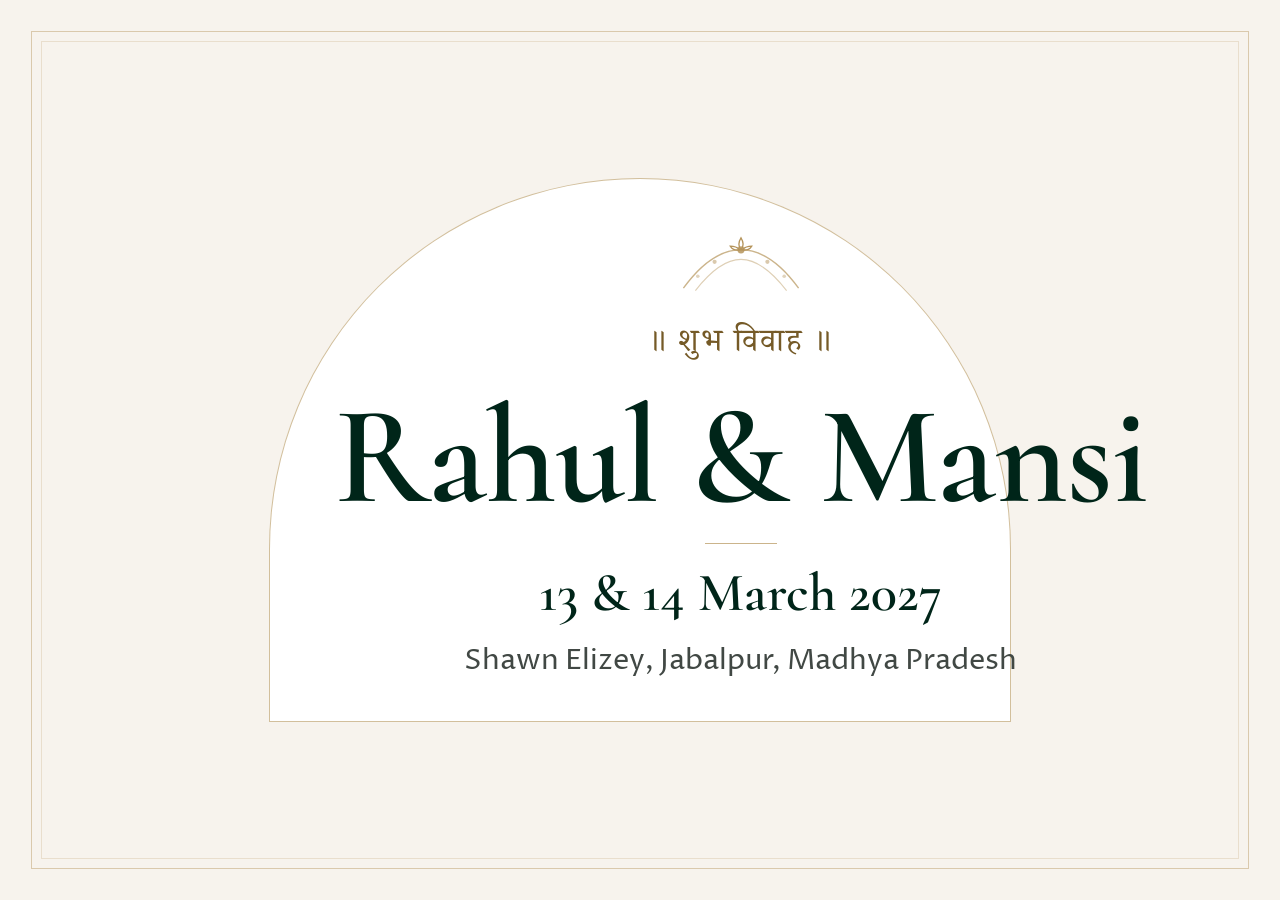
<file: tools/card.html>
<!doctype html>
<html lang="en">
<head>
<meta charset="utf-8">
<title>Invite card (render source)</title>
<!-- Renders the WhatsApp image (card.html?portrait) and the link preview (card.html).
     Regenerate with: node tools/render-cards.js (needs a local server on port 8765) -->
<link rel="stylesheet" href="https://fonts.googleapis.com/css2?family=Cormorant:ital,wght@0,500;0,600;1,500;1,600&family=Proza+Libre:wght@400;500;600&family=Noto+Serif+Devanagari:wght@500&display=swap">
<style>
  :root {
    --primary: #002519; --green: #173B2D; --gold: #B5945B; --gold-soft: #E6C184;
    --wash: #FFEED8; --rose: #8E5C5C; --secondary: #755A27; --on-wash: #422C00;
    --bg: #FDF9F3; --bg-low: #F7F3ED; --white: #FFFFFF; --muted: #414844;
  }
  * { box-sizing: border-box; margin: 0; }
  html, body { width: 100%; height: 100%; }
  body { background: var(--bg-low); font-family: "Proza Libre", sans-serif; color: var(--primary); }
  .card { position: absolute; inset: 0; display: grid; place-items: center; overflow: hidden; }
  .frame { position: absolute; inset: 2.6vh; border: 1px solid rgba(181,148,91,.45); }
  .frame::after { content: ""; position: absolute; inset: 1vh; border: 1px solid rgba(181,148,91,.22); }

  .arch {
    position: relative; text-align: center;
    width: 76%; padding: 7vh 6% 5vh;
    background: var(--white);
    border: 1px solid rgba(181,148,91,.6);
    border-radius: 999px 999px 0 0;
    display: grid; justify-items: center; gap: 1.6vh;
  }
  .crest { width: 13vh; height: 6.5vh; color: var(--gold); }
  .deva { font-family: "Noto Serif Devanagari", serif; color: var(--secondary); font-size: 2.4vh; letter-spacing: .06em; }
  .lede { font-family: "Cormorant", serif; font-style: italic; font-weight: 500; color: var(--muted); font-size: 2.9vh; line-height: 1.5; max-width: 30ch; }
  h1 { font-family: "Cormorant", serif; font-weight: 600; font-size: 8.8vh; white-space: nowrap; line-height: 1; letter-spacing: -.01em; }
  .full { color: var(--muted); font-size: 1.8vh; letter-spacing: .04em; }
  .rule { width: 8vh; height: 1px; background: rgba(181,148,91,.7); }
  .dates { font-family: "Cormorant", serif; font-weight: 600; font-size: 4.2vh; }
  .place { color: var(--muted); font-size: 2.1vh; }
  .pill { background: var(--wash); border: 1px solid rgba(181,148,91,.45); color: var(--on-wash); border-radius: 999px; padding: .7vh 2.2vh; font-size: 1.6vh; letter-spacing: .12em; text-transform: uppercase; font-weight: 600; }
  .fns { font-family: "Cormorant", serif; font-style: italic; font-weight: 500; color: var(--rose); font-size: 2.8vh; }
  .cta { background: var(--primary); color: #fff; border-radius: 999px; padding: 1.6vh 4.5vh; font-weight: 600; font-size: 2vh; border: 1px solid rgba(181,148,91,.5); }

  /* Landscape link preview */
  body.land .arch { width: 58%; padding: 6vh 5% 4.5vh; gap: 1.8vh; }
  body.land .crest { width: 16vh; height: 8vh; }
  body.land .deva { font-size: 3.6vh; }
  body.land .lede { font-size: 3vh; }
  body.land h1 { font-size: 15.5vh; }
  body.land .full, body.land .lede.small { font-size: 2.6vh; }
  body.land .dates { font-size: 6vh; }
  body.land .place { font-size: 3.2vh; }
  body.land .frame { inset: 3.4vh; }
</style>
</head>
<body>
<div class="card">
  <div class="frame"></div>
  <div class="arch">
    <svg class="crest" viewBox="0 0 120 60" fill="none">
      <path d="M12 46C28 24 44 14 60 14C76 14 92 24 108 46" stroke="currentColor" stroke-width="1.2" stroke-opacity="0.7"/>
      <path d="M22 48C36 30 48 22 60 22C72 22 84 30 98 48" stroke="currentColor" stroke-width="0.9" stroke-opacity="0.45"/>
      <circle cx="60" cy="14" r="3" fill="currentColor" fill-opacity="0.85"/>
      <path d="M60 4C62.5 8 62.5 11 60 14C57.5 11 57.5 8 60 4Z" stroke="currentColor" stroke-width="1.1"/>
      <path d="M51 11C55 11 57.5 12.5 59 14C55.5 15 53 14 51 11Z" stroke="currentColor"/>
      <path d="M69 11C65 11 62.5 12.5 61 14C64.5 15 67 14 69 11Z" stroke="currentColor"/>
      <circle cx="38" cy="24" r="1.75" fill="currentColor" fill-opacity="0.5"/>
      <circle cx="82" cy="24" r="1.75" fill="currentColor" fill-opacity="0.5"/>
      <circle cx="24" cy="36" r="1.5" fill="currentColor" fill-opacity="0.4"/>
      <circle cx="96" cy="36" r="1.5" fill="currentColor" fill-opacity="0.4"/>
    </svg>
    <div class="deva" lang="hi">॥ शुभ विवाह ॥</div>
    <p class="lede portrait-only">The Tandon and Gupta families request the pleasure of your company at the wedding of</p>
    <h1>Rahul &amp; Mansi</h1>
        <div class="rule"></div>
    <div class="dates">13 &amp; 14 March 2027</div>
    <div class="place">Shawn Elizey, Jabalpur, Madhya Pradesh</div>
    <div class="fns portrait-only">Haldi · Sangeet · Varmala &amp; Pheras · Reception</div>
    <div class="cta portrait-only">Kindly RSVP via the link</div>
  </div>
</div>
<script>
  if (!location.search.includes('portrait')) {
    document.body.classList.add('land');
    document.querySelectorAll('.portrait-only').forEach(function (n) { n.remove(); });
  }
</script>
</body>
</html>
</file>
<file: assets/site.css>
*,:after,:before{--tw-border-spacing-x:0;--tw-border-spacing-y:0;--tw-translate-x:0;--tw-translate-y:0;--tw-rotate:0;--tw-skew-x:0;--tw-skew-y:0;--tw-scale-x:1;--tw-scale-y:1;--tw-pan-x: ;--tw-pan-y: ;--tw-pinch-zoom: ;--tw-scroll-snap-strictness:proximity;--tw-gradient-from-position: ;--tw-gradient-via-position: ;--tw-gradient-to-position: ;--tw-ordinal: ;--tw-slashed-zero: ;--tw-numeric-figure: ;--tw-numeric-spacing: ;--tw-numeric-fraction: ;--tw-ring-inset: ;--tw-ring-offset-width:0px;--tw-ring-offset-color:#fff;--tw-ring-color:rgba(59,130,246,.5);--tw-ring-offset-shadow:0 0 #0000;--tw-ring-shadow:0 0 #0000;--tw-shadow:0 0 #0000;--tw-shadow-colored:0 0 #0000;--tw-blur: ;--tw-brightness: ;--tw-contrast: ;--tw-grayscale: ;--tw-hue-rotate: ;--tw-invert: ;--tw-saturate: ;--tw-sepia: ;--tw-drop-shadow: ;--tw-backdrop-blur: ;--tw-backdrop-brightness: ;--tw-backdrop-contrast: ;--tw-backdrop-grayscale: ;--tw-backdrop-hue-rotate: ;--tw-backdrop-invert: ;--tw-backdrop-opacity: ;--tw-backdrop-saturate: ;--tw-backdrop-sepia: ;--tw-contain-size: ;--tw-contain-layout: ;--tw-contain-paint: ;--tw-contain-style: }::backdrop{--tw-border-spacing-x:0;--tw-border-spacing-y:0;--tw-translate-x:0;--tw-translate-y:0;--tw-rotate:0;--tw-skew-x:0;--tw-skew-y:0;--tw-scale-x:1;--tw-scale-y:1;--tw-pan-x: ;--tw-pan-y: ;--tw-pinch-zoom: ;--tw-scroll-snap-strictness:proximity;--tw-gradient-from-position: ;--tw-gradient-via-position: ;--tw-gradient-to-position: ;--tw-ordinal: ;--tw-slashed-zero: ;--tw-numeric-figure: ;--tw-numeric-spacing: ;--tw-numeric-fraction: ;--tw-ring-inset: ;--tw-ring-offset-width:0px;--tw-ring-offset-color:#fff;--tw-ring-color:rgba(59,130,246,.5);--tw-ring-offset-shadow:0 0 #0000;--tw-ring-shadow:0 0 #0000;--tw-shadow:0 0 #0000;--tw-shadow-colored:0 0 #0000;--tw-blur: ;--tw-brightness: ;--tw-contrast: ;--tw-grayscale: ;--tw-hue-rotate: ;--tw-invert: ;--tw-saturate: ;--tw-sepia: ;--tw-drop-shadow: ;--tw-backdrop-blur: ;--tw-backdrop-brightness: ;--tw-backdrop-contrast: ;--tw-backdrop-grayscale: ;--tw-backdrop-hue-rotate: ;--tw-backdrop-invert: ;--tw-backdrop-opacity: ;--tw-backdrop-saturate: ;--tw-backdrop-sepia: ;--tw-contain-size: ;--tw-contain-layout: ;--tw-contain-paint: ;--tw-contain-style: }/*! tailwindcss v3.4.17 | MIT License | https://tailwindcss.com*/*,:after,:before{box-sizing:border-box;border:0 solid #e5e7eb}:after,:before{--tw-content:""}:host,html{line-height:1.5;-webkit-text-size-adjust:100%;-moz-tab-size:4;-o-tab-size:4;tab-size:4;font-family:ui-sans-serif,system-ui,sans-serif,Apple Color Emoji,Segoe UI Emoji,Segoe UI Symbol,Noto Color Emoji;font-feature-settings:normal;font-variation-settings:normal;-webkit-tap-highlight-color:transparent}body{margin:0;line-height:inherit}hr{height:0;color:inherit;border-top-width:1px}abbr:where([title]){-webkit-text-decoration:underline dotted;text-decoration:underline dotted}h1,h2,h3,h4,h5,h6{font-size:inherit;font-weight:inherit}a{color:inherit;text-decoration:inherit}b,strong{font-weight:bolder}code,kbd,pre,samp{font-family:ui-monospace,SFMono-Regular,Menlo,Monaco,Consolas,Liberation Mono,Courier New,monospace;font-feature-settings:normal;font-variation-settings:normal;font-size:1em}small{font-size:80%}sub,sup{font-size:75%;line-height:0;position:relative;vertical-align:baseline}sub{bottom:-.25em}sup{top:-.5em}table{text-indent:0;border-color:inherit;border-collapse:collapse}button,input,optgroup,select,textarea{font-family:inherit;font-feature-settings:inherit;font-variation-settings:inherit;font-size:100%;font-weight:inherit;line-height:inherit;letter-spacing:inherit;color:inherit;margin:0;padding:0}button,select{text-transform:none}button,input:where([type=button]),input:where([type=reset]),input:where([type=submit]){-webkit-appearance:button;background-color:transparent;background-image:none}:-moz-focusring{outline:auto}:-moz-ui-invalid{box-shadow:none}progress{vertical-align:baseline}::-webkit-inner-spin-button,::-webkit-outer-spin-button{height:auto}[type=search]{-webkit-appearance:textfield;outline-offset:-2px}::-webkit-search-decoration{-webkit-appearance:none}::-webkit-file-upload-button{-webkit-appearance:button;font:inherit}summary{display:list-item}blockquote,dd,dl,figure,h1,h2,h3,h4,h5,h6,hr,p,pre{margin:0}fieldset{margin:0}fieldset,legend{padding:0}menu,ol,ul{list-style:none;margin:0;padding:0}dialog{padding:0}textarea{resize:vertical}input::-moz-placeholder,textarea::-moz-placeholder{opacity:1;color:#9ca3af}input::placeholder,textarea::placeholder{opacity:1;color:#9ca3af}[role=button],button{cursor:pointer}:disabled{cursor:default}audio,canvas,embed,iframe,img,object,svg,video{display:block;vertical-align:middle}img,video{max-width:100%;height:auto}[hidden]:where(:not([hidden=until-found])){display:none}[multiple],[type=date],[type=datetime-local],[type=email],[type=month],[type=number],[type=password],[type=search],[type=tel],[type=text],[type=time],[type=url],[type=week],input:where(:not([type])),select,textarea{-webkit-appearance:none;-moz-appearance:none;appearance:none;background-color:#fff;border-color:#6b7280;border-width:1px;border-radius:0;padding:.5rem .75rem;font-size:1rem;line-height:1.5rem;--tw-shadow:0 0 #0000}[multiple]:focus,[type=date]:focus,[type=datetime-local]:focus,[type=email]:focus,[type=month]:focus,[type=number]:focus,[type=password]:focus,[type=search]:focus,[type=tel]:focus,[type=text]:focus,[type=time]:focus,[type=url]:focus,[type=week]:focus,input:where(:not([type])):focus,select:focus,textarea:focus{outline:2px solid transparent;outline-offset:2px;--tw-ring-inset:var(--tw-empty,/*!*/ /*!*/);--tw-ring-offset-width:0px;--tw-ring-offset-color:#fff;--tw-ring-color:#2563eb;--tw-ring-offset-shadow:var(--tw-ring-inset) 0 0 0 var(--tw-ring-offset-width) var(--tw-ring-offset-color);--tw-ring-shadow:var(--tw-ring-inset) 0 0 0 calc(1px + var(--tw-ring-offset-width)) var(--tw-ring-color);box-shadow:var(--tw-ring-offset-shadow),var(--tw-ring-shadow),var(--tw-shadow);border-color:#2563eb}input::-moz-placeholder,textarea::-moz-placeholder{color:#6b7280;opacity:1}input::placeholder,textarea::placeholder{color:#6b7280;opacity:1}::-webkit-datetime-edit-fields-wrapper{padding:0}::-webkit-date-and-time-value{min-height:1.5em;text-align:inherit}::-webkit-datetime-edit{display:inline-flex}::-webkit-datetime-edit,::-webkit-datetime-edit-day-field,::-webkit-datetime-edit-hour-field,::-webkit-datetime-edit-meridiem-field,::-webkit-datetime-edit-millisecond-field,::-webkit-datetime-edit-minute-field,::-webkit-datetime-edit-month-field,::-webkit-datetime-edit-second-field,::-webkit-datetime-edit-year-field{padding-top:0;padding-bottom:0}select{background-image:url("data:image/svg+xml;charset=utf-8,%3Csvg xmlns='http://www.w3.org/2000/svg' fill='none' viewBox='0 0 20 20'%3E%3Cpath stroke='%236b7280' stroke-linecap='round' stroke-linejoin='round' stroke-width='1.5' d='m6 8 4 4 4-4'/%3E%3C/svg%3E");background-position:right .5rem center;background-repeat:no-repeat;background-size:1.5em 1.5em;padding-right:2.5rem;-webkit-print-color-adjust:exact;print-color-adjust:exact}[multiple],[size]:where(select:not([size="1"])){background-image:none;background-position:0 0;background-repeat:unset;background-size:initial;padding-right:.75rem;-webkit-print-color-adjust:unset;print-color-adjust:unset}[type=checkbox],[type=radio]{-webkit-appearance:none;-moz-appearance:none;appearance:none;padding:0;-webkit-print-color-adjust:exact;print-color-adjust:exact;display:inline-block;vertical-align:middle;background-origin:border-box;-webkit-user-select:none;-moz-user-select:none;user-select:none;flex-shrink:0;height:1rem;width:1rem;color:#2563eb;background-color:#fff;border-color:#6b7280;border-width:1px;--tw-shadow:0 0 #0000}[type=checkbox]{border-radius:0}[type=radio]{border-radius:100%}[type=checkbox]:focus,[type=radio]:focus{outline:2px solid transparent;outline-offset:2px;--tw-ring-inset:var(--tw-empty,/*!*/ /*!*/);--tw-ring-offset-width:2px;--tw-ring-offset-color:#fff;--tw-ring-color:#2563eb;--tw-ring-offset-shadow:var(--tw-ring-inset) 0 0 0 var(--tw-ring-offset-width) var(--tw-ring-offset-color);--tw-ring-shadow:var(--tw-ring-inset) 0 0 0 calc(2px + var(--tw-ring-offset-width)) var(--tw-ring-color);box-shadow:var(--tw-ring-offset-shadow),var(--tw-ring-shadow),var(--tw-shadow)}[type=checkbox]:checked,[type=radio]:checked{border-color:transparent;background-color:currentColor;background-size:100% 100%;background-position:50%;background-repeat:no-repeat}[type=checkbox]:checked{background-image:url("data:image/svg+xml;charset=utf-8,%3Csvg xmlns='http://www.w3.org/2000/svg' fill='%23fff' viewBox='0 0 16 16'%3E%3Cpath d='M12.207 4.793a1 1 0 0 1 0 1.414l-5 5a1 1 0 0 1-1.414 0l-2-2a1 1 0 0 1 1.414-1.414L6.5 9.086l4.293-4.293a1 1 0 0 1 1.414 0'/%3E%3C/svg%3E")}@media (forced-colors:active) {[type=checkbox]:checked{-webkit-appearance:auto;-moz-appearance:auto;appearance:auto}}[type=radio]:checked{background-image:url("data:image/svg+xml;charset=utf-8,%3Csvg xmlns='http://www.w3.org/2000/svg' fill='%23fff' viewBox='0 0 16 16'%3E%3Ccircle cx='8' cy='8' r='3'/%3E%3C/svg%3E")}@media (forced-colors:active) {[type=radio]:checked{-webkit-appearance:auto;-moz-appearance:auto;appearance:auto}}[type=checkbox]:checked:focus,[type=checkbox]:checked:hover,[type=radio]:checked:focus,[type=radio]:checked:hover{border-color:transparent;background-color:currentColor}[type=checkbox]:indeterminate{background-image:url("data:image/svg+xml;charset=utf-8,%3Csvg xmlns='http://www.w3.org/2000/svg' fill='none' viewBox='0 0 16 16'%3E%3Cpath stroke='%23fff' stroke-linecap='round' stroke-linejoin='round' stroke-width='2' d='M4 8h8'/%3E%3C/svg%3E");border-color:transparent;background-color:currentColor;background-size:100% 100%;background-position:50%;background-repeat:no-repeat}@media (forced-colors:active) {[type=checkbox]:indeterminate{-webkit-appearance:auto;-moz-appearance:auto;appearance:auto}}[type=checkbox]:indeterminate:focus,[type=checkbox]:indeterminate:hover{border-color:transparent;background-color:currentColor}[type=file]{background:unset;border-color:inherit;border-width:0;border-radius:0;padding:0;font-size:unset;line-height:inherit}[type=file]:focus{outline:1px solid ButtonText;outline:1px auto -webkit-focus-ring-color}.relative{position:relative}.sticky{position:sticky}.top-0{top:0}.z-20{z-index:20}.mb-gutter-xs{margin-bottom:4px}.mt-1{margin-top:.25rem}.mt-gutter-sm{margin-top:8px}.flex{display:flex}.inline-flex{display:inline-flex}.grid{display:grid}.hidden{display:none}.h-12{height:3rem}.h-2{height:.5rem}.h-4{height:1rem}.h-6{height:1.5rem}.h-\[84px\]{height:84px}.h-full{height:100%}.h-px{height:1px}.min-h-screen{min-height:100vh}.w-12{width:3rem}.w-16{width:4rem}.w-2{width:.5rem}.w-4{width:1rem}.w-8{width:2rem}.w-\[72px\]{width:72px}.w-full{width:100%}.max-w-\[440px\]{max-width:440px}.max-w-\[540px\]{max-width:540px}.max-w-prose{max-width:65ch}.flex-1{flex:1 1 0%}.flex-shrink{flex-shrink:1}.shrink-0{flex-shrink:0}.rotate-45{--tw-rotate:45deg;transform:translate(var(--tw-translate-x),var(--tw-translate-y)) rotate(var(--tw-rotate)) skewX(var(--tw-skew-x)) skewY(var(--tw-skew-y)) scaleX(var(--tw-scale-x)) scaleY(var(--tw-scale-y))}.cursor-pointer{cursor:pointer}.scroll-mt-16{scroll-margin-top:4rem}.grid-cols-1{grid-template-columns:repeat(1,minmax(0,1fr))}.flex-col{flex-direction:column}.flex-wrap{flex-wrap:wrap}.items-start{align-items:flex-start}.items-center{align-items:center}.items-stretch{align-items:stretch}.justify-center{justify-content:center}.justify-between{justify-content:space-between}.gap-gutter-lg{gap:24px}.gap-gutter-md{gap:16px}.gap-gutter-sm{gap:8px}.gap-gutter-xs{gap:4px}.scroll-smooth{scroll-behavior:smooth}.whitespace-nowrap{white-space:nowrap}.text-balance{text-wrap:balance}.text-pretty{text-wrap:pretty}.rounded{border-radius:8px}.rounded-full{border-radius:9999px}.rounded-md{border-radius:12px}.rounded-sm{border-radius:4px}.rounded-t-arch{border-top-left-radius:999px;border-top-right-radius:999px}.border{border-width:1px}.border-x{border-left-width:1px;border-right-width:1px}.border-b{border-bottom-width:1px}.border-t{border-top-width:1px}.border-champagne-gold{--tw-border-opacity:1;border-color:rgb(181 148 91/var(--tw-border-opacity,1))}.border-champagne-gold\/25{border-color:rgba(181,148,91,.25)}.border-champagne-gold\/30{border-color:rgba(181,148,91,.3)}.border-champagne-gold\/35{border-color:rgba(181,148,91,.35)}.border-champagne-gold\/40{border-color:rgba(181,148,91,.4)}.border-champagne-gold\/45{border-color:rgba(181,148,91,.45)}.border-champagne-gold\/50{border-color:rgba(181,148,91,.5)}.border-light-outline{--tw-border-opacity:1;border-color:rgb(113 121 116/var(--tw-border-opacity,1))}.border-light-outline-variant{--tw-border-opacity:1;border-color:rgb(193 200 194/var(--tw-border-opacity,1))}.bg-champagne-gold{--tw-bg-opacity:1;background-color:rgb(181 148 91/var(--tw-bg-opacity,1))}.bg-champagne-gold\/25{background-color:rgba(181,148,91,.25)}.bg-champagne-gold\/35{background-color:rgba(181,148,91,.35)}.bg-champagne-gold\/50{background-color:rgba(181,148,91,.5)}.bg-champagne-gold\/60{background-color:rgba(181,148,91,.6)}.bg-light-primary{--tw-bg-opacity:1;background-color:rgb(0 37 25/var(--tw-bg-opacity,1))}.bg-light-secondary-container{--tw-bg-opacity:1;background-color:rgb(255 238 216/var(--tw-bg-opacity,1))}.bg-light-surface{--tw-bg-opacity:1;background-color:rgb(253 249 243/var(--tw-bg-opacity,1))}.bg-light-surface-container-low{--tw-bg-opacity:1;background-color:rgb(247 243 237/var(--tw-bg-opacity,1))}.bg-light-surface-container-lowest{--tw-bg-opacity:1;background-color:rgb(255 255 255/var(--tw-bg-opacity,1))}.bg-light-surface\/95{background-color:hsla(36,71%,97%,.95)}.p-gutter-lg{padding:24px}.p-gutter-md{padding:16px}.px-\[10px\]{padding-left:10px;padding-right:10px}.px-gutter-lg{padding-left:24px;padding-right:24px}.px-gutter-md{padding-left:16px;padding-right:16px}.px-gutter-xl{padding-left:32px;padding-right:32px}.px-gutter-xs{padding-left:4px;padding-right:4px}.px-page-margin{padding-left:24px;padding-right:24px}.py-gutter-md{padding-top:16px;padding-bottom:16px}.py-gutter-sm{padding-top:8px;padding-bottom:8px}.py-gutter-xl{padding-top:32px;padding-bottom:32px}.py-gutter-xs{padding-top:4px;padding-bottom:4px}.py-section{padding-top:48px;padding-bottom:48px}.pb-gutter-sm{padding-bottom:8px}.pb-gutter-xl{padding-bottom:32px}.pb-section{padding-bottom:48px}.pt-gutter-lg{padding-top:24px}.pt-gutter-sm{padding-top:8px}.pt-gutter-xl{padding-top:32px}.pt-gutter-xs{padding-top:4px}.text-center{text-align:center}.font-body{font-family:Proza Libre,sans-serif}.font-headline{font-family:Cormorant,sans-serif}.font-label{font-family:Proza Libre,sans-serif}.text-\[48px\]{font-size:48px}.text-body-lg{font-size:16px;line-height:26px}.text-body-lg,.text-body-md{letter-spacing:0;font-weight:400}.text-body-md{font-size:14px;line-height:22px}.text-body-sm{font-size:12px;line-height:18px;letter-spacing:.1px;font-weight:400}.text-headline-lg-mobile{font-size:28px;line-height:34px;letter-spacing:-.15px;font-weight:600}.text-headline-md{font-size:24px;line-height:30px;letter-spacing:0;font-weight:600}.text-label-lg{font-size:14px;line-height:20px;letter-spacing:.5px;font-weight:600}.text-label-sm{font-size:11px;line-height:16px;letter-spacing:.6px;font-weight:500}.text-title-lg{font-size:20px;line-height:26px;letter-spacing:0;font-weight:600}.text-title-sm{font-size:14px;line-height:20px;letter-spacing:.4px;font-weight:600}.font-semibold{font-weight:600}.uppercase{text-transform:uppercase}.italic{font-style:italic}.tabular-nums{--tw-numeric-spacing:tabular-nums;font-variant-numeric:var(--tw-ordinal) var(--tw-slashed-zero) var(--tw-numeric-figure) var(--tw-numeric-spacing) var(--tw-numeric-fraction)}.leading-\[1\.05\]{line-height:1.05}.tracking-\[-0\.01em\]{letter-spacing:-.01em}.tracking-widest{letter-spacing:.1em}.text-champagne-gold{--tw-text-opacity:1;color:rgb(181 148 91/var(--tw-text-opacity,1))}.text-dusty-rose{--tw-text-opacity:1;color:rgb(142 92 92/var(--tw-text-opacity,1))}.text-light-error{--tw-text-opacity:1;color:rgb(186 26 26/var(--tw-text-opacity,1))}.text-light-on-primary{--tw-text-opacity:1;color:rgb(255 255 255/var(--tw-text-opacity,1))}.text-light-on-surface{--tw-text-opacity:1;color:rgb(28 28 24/var(--tw-text-opacity,1))}.text-light-on-surface-variant{--tw-text-opacity:1;color:rgb(65 72 68/var(--tw-text-opacity,1))}.text-light-primary{--tw-text-opacity:1;color:rgb(0 37 25/var(--tw-text-opacity,1))}.text-light-secondary{--tw-text-opacity:1;color:rgb(117 90 39/var(--tw-text-opacity,1))}.underline{text-decoration-line:underline}.underline-offset-4{text-underline-offset:4px}.antialiased{-webkit-font-smoothing:antialiased;-moz-osx-font-smoothing:grayscale}.outline-none{outline:2px solid transparent;outline-offset:2px}.filter{filter:var(--tw-blur) var(--tw-brightness) var(--tw-contrast) var(--tw-grayscale) var(--tw-hue-rotate) var(--tw-invert) var(--tw-saturate) var(--tw-sepia) var(--tw-drop-shadow)}.backdrop-blur{--tw-backdrop-blur:blur(8px);-webkit-backdrop-filter:var(--tw-backdrop-blur) var(--tw-backdrop-brightness) var(--tw-backdrop-contrast) var(--tw-backdrop-grayscale) var(--tw-backdrop-hue-rotate) var(--tw-backdrop-invert) var(--tw-backdrop-opacity) var(--tw-backdrop-saturate) var(--tw-backdrop-sepia);backdrop-filter:var(--tw-backdrop-blur) var(--tw-backdrop-brightness) var(--tw-backdrop-contrast) var(--tw-backdrop-grayscale) var(--tw-backdrop-hue-rotate) var(--tw-backdrop-invert) var(--tw-backdrop-opacity) var(--tw-backdrop-saturate) var(--tw-backdrop-sepia)}.transition-colors{transition-property:color,background-color,border-color,text-decoration-color,fill,stroke;transition-timing-function:cubic-bezier(.4,0,.2,1)}.duration-state-change,.transition-colors{transition-duration:.15s}.ease-state-change{transition-timing-function:ease-out}.placeholder\:text-light-outline::-moz-placeholder{--tw-text-opacity:1;color:rgb(113 121 116/var(--tw-text-opacity,1))}.placeholder\:text-light-outline::placeholder{--tw-text-opacity:1;color:rgb(113 121 116/var(--tw-text-opacity,1))}.hover\:border-champagne-gold:hover{--tw-border-opacity:1;border-color:rgb(181 148 91/var(--tw-border-opacity,1))}.hover\:bg-bottle-green:hover{--tw-bg-opacity:1;background-color:rgb(23 59 45/var(--tw-bg-opacity,1))}.hover\:bg-light-secondary-container:hover{--tw-bg-opacity:1;background-color:rgb(255 238 216/var(--tw-bg-opacity,1))}.hover\:text-light-primary:hover{--tw-text-opacity:1;color:rgb(0 37 25/var(--tw-text-opacity,1))}.focus\:border-champagne-gold:focus{--tw-border-opacity:1;border-color:rgb(181 148 91/var(--tw-border-opacity,1))}.focus\:outline-none:focus{outline:2px solid transparent;outline-offset:2px}.focus\:ring-1:focus{--tw-ring-offset-shadow:var(--tw-ring-inset) 0 0 0 var(--tw-ring-offset-width) var(--tw-ring-offset-color);--tw-ring-shadow:var(--tw-ring-inset) 0 0 0 calc(1px + var(--tw-ring-offset-width)) var(--tw-ring-color);box-shadow:var(--tw-ring-offset-shadow),var(--tw-ring-shadow),var(--tw-shadow,0 0 #0000)}.focus\:ring-champagne-gold:focus{--tw-ring-opacity:1;--tw-ring-color:rgb(181 148 91/var(--tw-ring-opacity,1))}.focus-visible\:outline-none:focus-visible{outline:2px solid transparent;outline-offset:2px}.focus-visible\:ring-2:focus-visible{--tw-ring-offset-shadow:var(--tw-ring-inset) 0 0 0 var(--tw-ring-offset-width) var(--tw-ring-offset-color);--tw-ring-shadow:var(--tw-ring-inset) 0 0 0 calc(2px + var(--tw-ring-offset-width)) var(--tw-ring-color);box-shadow:var(--tw-ring-offset-shadow),var(--tw-ring-shadow),var(--tw-shadow,0 0 #0000)}.focus-visible\:ring-champagne-gold:focus-visible{--tw-ring-opacity:1;--tw-ring-color:rgb(181 148 91/var(--tw-ring-opacity,1))}.focus-visible\:ring-offset-2:focus-visible{--tw-ring-offset-width:2px}.disabled\:opacity-60:disabled{opacity:.6}@media (min-width:640px){.sm\:px-gutter-md{padding-left:16px;padding-right:16px}}@media (min-width:768px){.md\:hidden{display:none}.md\:h-\[103px\]{height:103px}.md\:w-\[88px\]{width:88px}.md\:max-w-\[760px\]{max-width:760px}.md\:grid-cols-2{grid-template-columns:repeat(2,minmax(0,1fr))}.md\:grid-cols-3{grid-template-columns:repeat(3,minmax(0,1fr))}.md\:border-r{border-right-width:1px}.md\:border-champagne-gold\/25{border-color:rgba(181,148,91,.25)}.md\:p-gutter-xl{padding:32px}.md\:px-gutter-xl{padding-left:32px;padding-right:32px}.md\:pr-gutter-md{padding-right:16px}.md\:text-\[68px\]{font-size:68px}.md\:text-headline-lg{font-size:34px;line-height:40px;letter-spacing:-.25px;font-weight:600}}
</file>
